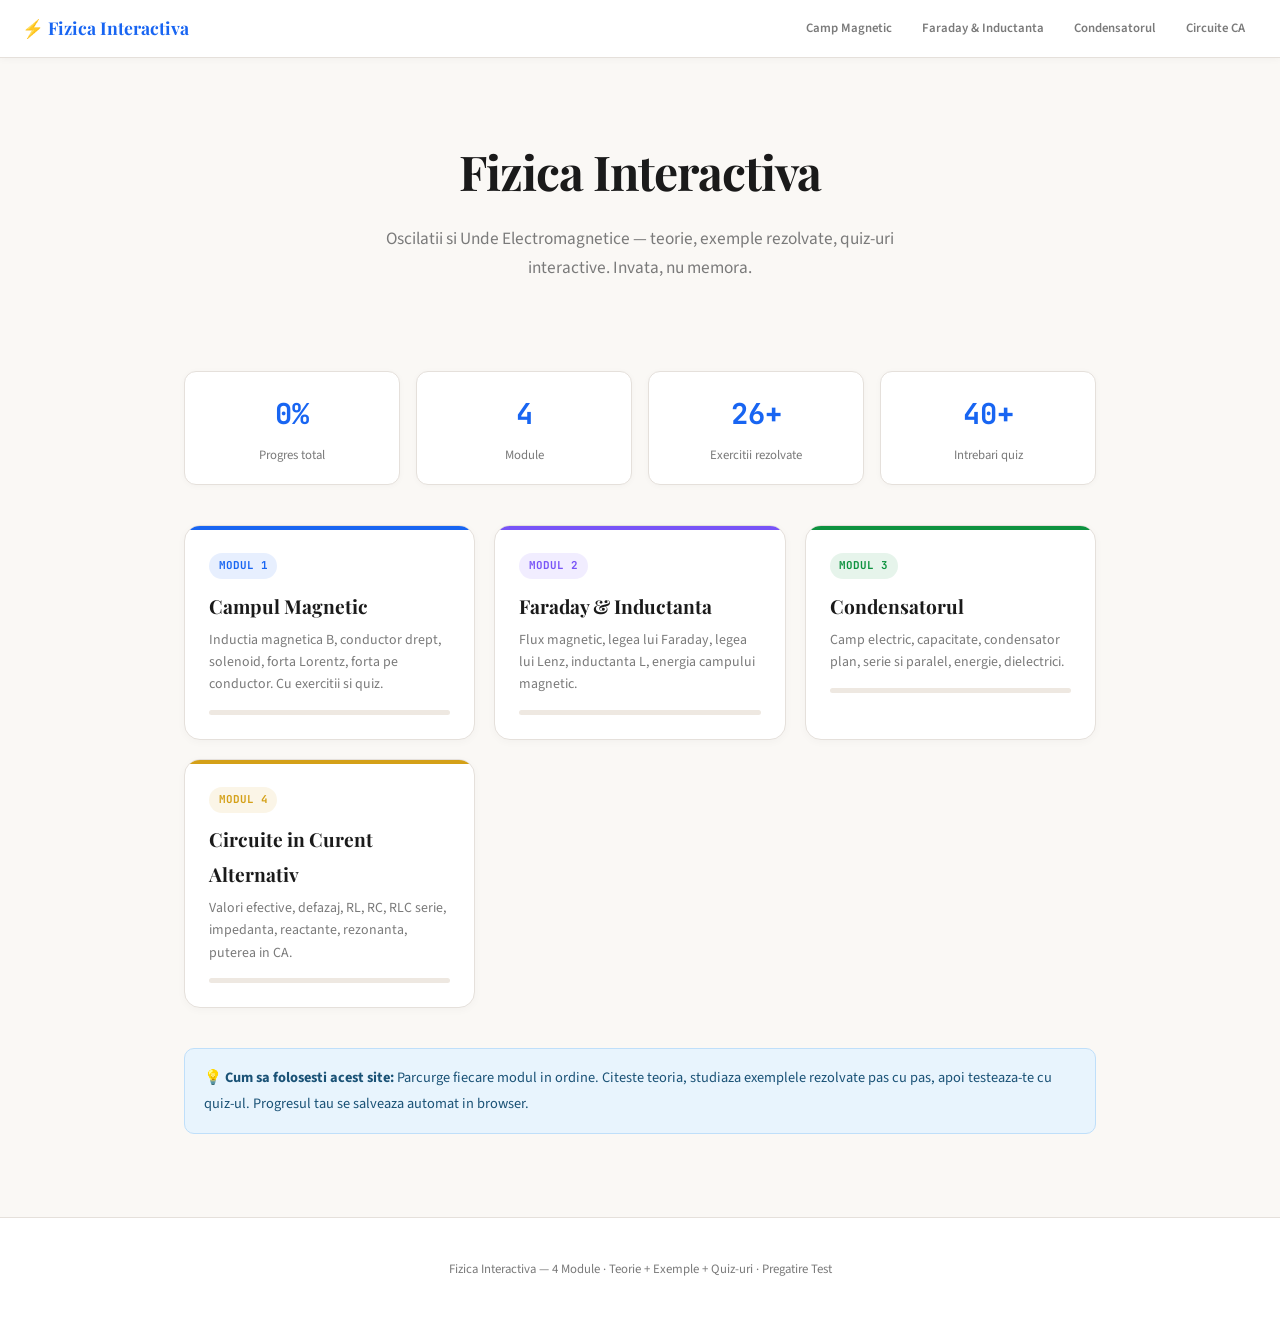
<file: index.html>
<!DOCTYPE html>
<html lang="ro">
<head>
<meta charset="UTF-8">
<meta name="viewport" content="width=device-width, initial-scale=1.0">
<title>Fizica Interactiva — Oscilatii si Unde Electromagnetice</title>
<link href="https://fonts.googleapis.com/css2?family=Playfair+Display:ital,wght@0,400;0,700;1,400&family=Source+Sans+3:ital,wght@0,300;0,400;0,600;0,700;1,400&family=JetBrains+Mono:wght@400;600&display=swap" rel="stylesheet">
<link rel="stylesheet" href="css/style.css">
</head>
<body>

<div class="progress-bar-top"></div>

<nav class="top-nav">
  <a href="index.html" class="nav-logo">&#9889; Fizica Interactiva</a>
  <div class="nav-modules">
    <a class="nav-mod-link" data-mod="1" href="modules/m1-camp-magnetic.html">Camp Magnetic</a>
    <a class="nav-mod-link" data-mod="2" href="modules/m2-faraday-inductanta.html">Faraday & Inductanta</a>
    <a class="nav-mod-link" data-mod="3" href="modules/m3-condensatorul.html">Condensatorul</a>
    <a class="nav-mod-link" data-mod="4" href="modules/m4-circuite-ca.html">Circuite CA</a>
  </div>
</nav>

<div class="index-content">
  <header class="hero">
    <h1>Fizica Interactiva</h1>
    <p>Oscilatii si Unde Electromagnetice — teorie, exemple rezolvate, quiz-uri interactive. Invata, nu memora.</p>
  </header>

  <div class="global-stats">
    <div class="stat-card">
      <div class="stat-value" id="overallProgress">0%</div>
      <div class="stat-label">Progres total</div>
    </div>
    <div class="stat-card">
      <div class="stat-value">4</div>
      <div class="stat-label">Module</div>
    </div>
    <div class="stat-card">
      <div class="stat-value">26+</div>
      <div class="stat-label">Exercitii rezolvate</div>
    </div>
    <div class="stat-card">
      <div class="stat-value">40+</div>
      <div class="stat-label">Intrebari quiz</div>
    </div>
  </div>

  <div class="modules-grid">
    <a href="modules/m1-camp-magnetic.html" class="module-card" data-mod="1" data-total-sections="8">
      <div class="module-num">MODUL 1</div>
      <h3>Campul Magnetic</h3>
      <p>Inductia magnetica B, conductor drept, solenoid, forta Lorentz, forta pe conductor. Cu exercitii si quiz.</p>
      <div class="module-progress"><div class="module-progress-fill"></div></div>
    </a>
    <a href="modules/m2-faraday-inductanta.html" class="module-card" data-mod="2" data-total-sections="8">
      <div class="module-num">MODUL 2</div>
      <h3>Faraday & Inductanta</h3>
      <p>Flux magnetic, legea lui Faraday, legea lui Lenz, inductanta L, energia campului magnetic.</p>
      <div class="module-progress"><div class="module-progress-fill"></div></div>
    </a>
    <a href="modules/m3-condensatorul.html" class="module-card" data-mod="3" data-total-sections="8">
      <div class="module-num">MODUL 3</div>
      <h3>Condensatorul</h3>
      <p>Camp electric, capacitate, condensator plan, serie si paralel, energie, dielectrici.</p>
      <div class="module-progress"><div class="module-progress-fill"></div></div>
    </a>
    <a href="modules/m4-circuite-ca.html" class="module-card" data-mod="4" data-total-sections="10">
      <div class="module-num">MODUL 4</div>
      <h3>Circuite in Curent Alternativ</h3>
      <p>Valori efective, defazaj, RL, RC, RLC serie, impedanta, reactante, rezonanta, puterea in CA.</p>
      <div class="module-progress"><div class="module-progress-fill"></div></div>
    </a>
  </div>

  <div class="tip" style="margin-top:2rem;">
    <strong>Cum sa folosesti acest site:</strong> Parcurge fiecare modul in ordine. Citeste teoria, studiaza exemplele rezolvate pas cu pas, apoi testeaza-te cu quiz-ul. Progresul tau se salveaza automat in browser.
  </div>
</div>

<footer class="footer">
  Fizica Interactiva — 4 Module &middot; Teorie + Exemple + Quiz-uri &middot; Pregatire Test
</footer>

<script src="js/progress.js"></script>
</body>
</html>
</file>
<file: css/style.css>
/* ===== WARM LIGHT THEME — Khan Academy inspired ===== */
:root {
  --bg: #faf8f5;
  --bg2: #ffffff;
  --card: #ffffff;
  --card-hover: #f5f0eb;
  --accent: #1865f2;
  --accent2: #7854f7;
  --accent3: #0d923f;
  --accent4: #d4a017;
  --red: #d92916;
  --text: #3b3b3b;
  --text-dim: #7a7a7a;
  --text-bright: #1a1a1a;
  --border: #e5e0db;
  --formula-bg: #f0eefc;
  --glow: rgba(24,101,242,.08);
  --success: #0d923f;
  --error: #d92916;
  --warning: #d4a017;
  --sidebar-w: 260px;

  /* warm accents */
  --peach: #fff3e6;
  --lavender: #f0eefc;
  --mint: #e8f5ee;
  --sun: #fff8e1;
}

* { margin: 0; padding: 0; box-sizing: border-box; }
html { scroll-behavior: smooth; }

body {
  font-family: 'Source Sans 3', 'Segoe UI', system-ui, sans-serif;
  background: var(--bg);
  color: var(--text);
  line-height: 1.8;
  min-height: 100vh;
}

/* ===== TOP NAV ===== */
.top-nav {
  position: fixed; top: 0; left: 0; right: 0; z-index: 100;
  background: rgba(255,255,255,.92);
  backdrop-filter: blur(16px);
  border-bottom: 1px solid var(--border);
  padding: .65rem 1.4rem;
  display: flex; align-items: center; gap: .75rem;
  box-shadow: 0 1px 8px rgba(0,0,0,.04);
}
.nav-logo {
  font-family: 'Playfair Display', serif;
  font-weight: 700; font-size: 1.1rem; color: var(--accent);
  text-decoration: none; white-space: nowrap; flex-shrink: 0;
}
.nav-modules {
  display: flex; gap: .3rem; overflow-x: auto; scrollbar-width: none;
  margin-left: auto;
}
.nav-modules::-webkit-scrollbar { display: none; }
.nav-mod-link {
  padding: .4rem .8rem; border-radius: 20px;
  font-size: .8rem; font-weight: 600;
  color: var(--text-dim); text-decoration: none;
  white-space: nowrap; transition: all .25s;
}
.nav-mod-link:hover, .nav-mod-link.active {
  background: var(--glow); color: var(--accent);
}
.nav-mod-link[data-mod="2"]:hover, .nav-mod-link[data-mod="2"].active { color: var(--accent2); background: rgba(120,84,247,.08); }
.nav-mod-link[data-mod="3"]:hover, .nav-mod-link[data-mod="3"].active { color: var(--accent3); background: rgba(13,146,63,.08); }
.nav-mod-link[data-mod="4"]:hover, .nav-mod-link[data-mod="4"].active { color: var(--accent4); background: rgba(212,160,23,.08); }

/* ===== PROGRESS BAR ===== */
.progress-bar-top {
  position: fixed; top: 0; left: 0; height: 3px;
  background: linear-gradient(90deg, var(--accent), var(--accent2), var(--accent3), var(--accent4));
  z-index: 200; width: 0%; transition: width .15s;
}

/* ===== SIDEBAR (module pages) ===== */
.sidebar {
  position: fixed; top: 52px; left: 0; bottom: 0;
  width: var(--sidebar-w); background: var(--bg2);
  border-right: 1px solid var(--border);
  overflow-y: auto; padding: 1.2rem 0;
  z-index: 50;
  scrollbar-width: thin; scrollbar-color: var(--border) transparent;
}
.sidebar::-webkit-scrollbar { width: 4px; }
.sidebar::-webkit-scrollbar-thumb { background: var(--border); border-radius: 2px; }

.sidebar-section {
  padding: .3rem 1rem; margin-bottom: .2rem;
}
.sidebar-title {
  font-size: .68rem; font-weight: 700; text-transform: uppercase;
  letter-spacing: .06em; color: var(--text-dim);
  margin-bottom: .5rem; padding-left: .2rem;
}
.sidebar-link {
  display: flex; align-items: center; gap: .5rem;
  padding: .5rem .8rem; border-radius: 8px;
  font-size: .84rem; color: var(--text-dim);
  text-decoration: none; transition: all .2s;
  margin-bottom: .15rem;
}
.sidebar-link:hover { background: var(--peach); color: var(--text); }
.sidebar-link.active { background: var(--glow); color: var(--accent); font-weight: 600; }
.sidebar-link .check {
  width: 18px; height: 18px; border-radius: 50%;
  border: 2px solid var(--border); flex-shrink: 0;
  display: flex; align-items: center; justify-content: center;
  font-size: 10px; transition: all .3s;
}
.sidebar-link.completed .check {
  background: var(--success); border-color: var(--success); color: white;
}

/* ===== MAIN CONTENT ===== */
.main-content {
  margin-left: var(--sidebar-w);
  padding: 4.5rem 2.5rem 4rem;
  max-width: 880px;
}
.index-content {
  margin: 0 auto; padding: 5.5rem 1.5rem 4rem;
  max-width: 960px;
}

/* ===== HERO ===== */
.hero {
  text-align: center; padding: 2.5rem 0 3rem;
  position: relative;
}
.hero h1 {
  font-family: 'Playfair Display', serif;
  font-size: clamp(2rem, 5vw, 3rem);
  font-weight: 700; color: var(--text-bright);
  margin-bottom: .6rem;
  letter-spacing: -.02em;
}
.hero p {
  font-size: 1.08rem; color: var(--text-dim);
  max-width: 560px; margin: 0 auto; line-height: 1.7;
}

/* ===== MODULE CARDS (index) ===== */
.modules-grid {
  display: grid; grid-template-columns: repeat(auto-fit, minmax(260px, 1fr));
  gap: 1.2rem; margin: 2.5rem 0;
}
.module-card {
  background: var(--card); border: 1px solid var(--border);
  border-radius: 16px; padding: 1.5rem;
  text-decoration: none; display: block;
  transition: all .3s; position: relative; overflow: hidden;
  box-shadow: 0 2px 8px rgba(0,0,0,.03);
}
.module-card:hover {
  transform: translateY(-4px);
  box-shadow: 0 12px 32px rgba(0,0,0,.08);
}
.module-card::before {
  content: ''; position: absolute; top: 0; left: 0; right: 0; height: 4px;
  border-radius: 16px 16px 0 0;
}
.module-card[data-mod="1"]::before { background: var(--accent); }
.module-card[data-mod="1"]:hover { border-color: var(--accent); }
.module-card[data-mod="2"]::before { background: var(--accent2); }
.module-card[data-mod="2"]:hover { border-color: var(--accent2); }
.module-card[data-mod="3"]::before { background: var(--accent3); }
.module-card[data-mod="3"]:hover { border-color: var(--accent3); }
.module-card[data-mod="4"]::before { background: var(--accent4); }
.module-card[data-mod="4"]:hover { border-color: var(--accent4); }

.module-num {
  font-family: 'JetBrains Mono', monospace;
  font-size: .68rem; font-weight: 700;
  padding: .2rem .6rem; border-radius: 20px;
  display: inline-block; margin-bottom: .6rem;
}
.module-card[data-mod="1"] .module-num { background: rgba(24,101,242,.1); color: var(--accent); }
.module-card[data-mod="2"] .module-num { background: rgba(120,84,247,.1); color: var(--accent2); }
.module-card[data-mod="3"] .module-num { background: rgba(13,146,63,.1); color: var(--accent3); }
.module-card[data-mod="4"] .module-num { background: rgba(212,160,23,.1); color: var(--accent4); }

.module-card h3 {
  font-family: 'Playfair Display', serif;
  font-size: 1.2rem; color: var(--text-bright); margin-bottom: .35rem;
}
.module-card p { font-size: .87rem; color: var(--text-dim); line-height: 1.6; }
.module-progress {
  margin-top: .9rem; height: 5px; background: #eee8e1;
  border-radius: 3px; overflow: hidden;
}
.module-progress-fill {
  height: 100%; border-radius: 3px; transition: width .5s;
  width: 0%;
}
.module-card[data-mod="1"] .module-progress-fill { background: var(--accent); }
.module-card[data-mod="2"] .module-progress-fill { background: var(--accent2); }
.module-card[data-mod="3"] .module-progress-fill { background: var(--accent3); }
.module-card[data-mod="4"] .module-progress-fill { background: var(--accent4); }

/* ===== SECTION HEADERS ===== */
.section { margin-bottom: 3.5rem; scroll-margin-top: 4.5rem; }
.section-header {
  display: flex; align-items: center; gap: .75rem;
  margin-bottom: 1.8rem; padding-bottom: .8rem;
  border-bottom: 2px solid var(--border);
}
.section-num {
  font-family: 'JetBrains Mono', monospace;
  font-size: .72rem; font-weight: 700;
  padding: .3rem .6rem; border-radius: 20px; flex-shrink: 0;
}
.section-header h2 {
  font-family: 'Playfair Display', serif;
  font-size: 1.45rem; color: var(--text-bright);
}

/* Module color variants */
.m1 .section-num, .m1 .sidebar-link.active { color: var(--accent); }
.m1 .section-num { background: rgba(24,101,242,.08); }
.m2 .section-num { background: rgba(120,84,247,.08); color: var(--accent2); }
.m3 .section-num { background: rgba(13,146,63,.08); color: var(--accent3); }
.m4 .section-num { background: rgba(212,160,23,.08); color: var(--accent4); }

/* ===== SUBSECTION ===== */
.subsection { margin-bottom: 2.5rem; }
.subsection h3 {
  font-family: 'Playfair Display', serif;
  font-size: 1.15rem; color: var(--text-bright);
  margin-bottom: 1rem; padding-left: .85rem;
  border-left: 3px solid var(--accent);
}
.m2 .subsection h3 { border-left-color: var(--accent2); }
.m3 .subsection h3 { border-left-color: var(--accent3); }
.m4 .subsection h3 { border-left-color: var(--accent4); }

/* ===== TEXT ===== */
.explain {
  margin-bottom: .9rem; font-size: .96rem; color: var(--text);
  line-height: 1.85;
}
.explain strong { color: var(--text-bright); font-weight: 650; }

/* ===== FORMULA CARDS ===== */
.formula-card {
  background: var(--lavender); border: 1px solid #ddd8f3;
  border-radius: 12px; padding: 1.3rem; margin: 1.2rem 0;
  position: relative; overflow: hidden;
}
.formula-card::before {
  content: ''; position: absolute; top: 0; left: 0;
  width: 4px; height: 100%; background: var(--accent);
  border-radius: 4px 0 0 4px;
}
.m2 .formula-card { background: var(--lavender); }
.m2 .formula-card::before { background: var(--accent2); }
.m3 .formula-card { background: var(--mint); border-color: #c8e6d3; }
.m3 .formula-card::before { background: var(--accent3); }
.m4 .formula-card { background: var(--sun); border-color: #ede0b0; }
.m4 .formula-card::before { background: var(--accent4); }

.formula-label {
  font-size: .72rem; font-weight: 700; text-transform: uppercase;
  letter-spacing: .05em; color: var(--accent); margin-bottom: .5rem;
}
.m2 .formula-label { color: var(--accent2); }
.m3 .formula-label { color: var(--accent3); }
.m4 .formula-label { color: var(--accent4); }

.formula-math { padding: .5rem 0; text-align: center; font-size: 1.25rem; }
.formula-desc {
  font-size: .84rem; color: var(--text-dim); margin-top: .6rem;
  border-top: 1px solid rgba(0,0,0,.06); padding-top: .6rem;
  display: flex; flex-wrap: wrap; gap: .25rem .8rem;
}
.formula-desc span {
  display: inline-block;
  white-space: nowrap;
}

/* ===== DIAGRAMS ===== */
.diagram {
  background: #fff; border: 1px solid var(--border);
  border-radius: 12px; padding: 1.2rem; margin: 1.3rem 0;
  text-align: center; overflow-x: auto;
  box-shadow: 0 1px 6px rgba(0,0,0,.03);
}
.diagram svg { max-width: 100%; height: auto; }
.diagram-caption {
  font-size: .8rem; color: var(--text-dim); margin-top: .7rem; font-style: italic;
}

/* ===== INFO BOXES ===== */
.tip {
  background: #e8f4fd; border: 1px solid #bfdffa;
  border-radius: 10px; padding: 1rem 1.2rem; margin: 1.2rem 0; font-size: .9rem;
  color: #1a5276;
}
.tip::before { content: '\1F4A1 '; }
.warning {
  background: #fff8e1; border: 1px solid #ffe082;
  border-radius: 10px; padding: 1rem 1.2rem; margin: 1.2rem 0; font-size: .9rem;
  color: #795600;
}
.warning::before { content: '\26A0\FE0F '; }
.danger {
  background: #fef2f2; border: 1px solid #fecaca;
  border-radius: 10px; padding: 1rem 1.2rem; margin: 1.2rem 0; font-size: .9rem;
  color: #991b1b;
}
.danger::before { content: '\274C '; }

.key-concept {
  background: var(--peach); border-radius: 12px;
  padding: 1.2rem 1.3rem; margin: 1.3rem 0;
  border: 1px solid #f0dcc8;
}
.key-concept h4 {
  font-size: .92rem; font-weight: 700; color: var(--text-bright); margin-bottom: .5rem;
}
.key-concept p { font-size: .9rem; color: var(--text); }

/* ===== COLLAPSIBLE (details) ===== */
details {
  background: var(--card); border: 1px solid var(--border);
  border-radius: 10px; margin: 1rem 0; overflow: hidden;
  box-shadow: 0 1px 4px rgba(0,0,0,.02);
}
summary {
  padding: .8rem 1.1rem; font-weight: 600; font-size: .9rem;
  color: var(--text-bright); cursor: pointer; user-select: none;
  transition: background .2s;
}
summary:hover { background: var(--card-hover); }
details[open] summary { border-bottom: 1px solid var(--border); }
details .detail-content { padding: 1.1rem; font-size: .9rem; }

/* ===== TABLES ===== */
table { width: 100%; border-collapse: collapse; margin: 1rem 0; font-size: .87rem; }
th {
  text-align: left; padding: .65rem .75rem; background: var(--peach);
  color: var(--text-bright); font-weight: 700; border-bottom: 2px solid var(--border);
}
td { padding: .6rem .75rem; border-bottom: 1px solid var(--border); }
tr:hover td { background: rgba(24,101,242,.02); }

/* ===== EXERCISE (step-by-step reveal) ===== */
.exercise {
  background: var(--card); border: 1px solid var(--border);
  border-radius: 14px; margin: 1.5rem 0; overflow: hidden;
  box-shadow: 0 2px 8px rgba(0,0,0,.04);
}
.exercise-header {
  padding: 1rem 1.3rem; display: flex; align-items: center; gap: .65rem;
  border-bottom: 1px solid var(--border);
  background: linear-gradient(135deg, #f8f6ff, #fff3e6);
}
.exercise-badge {
  font-family: 'JetBrains Mono', monospace;
  font-size: .68rem; font-weight: 700;
  padding: .25rem .6rem; border-radius: 20px;
  background: var(--accent); color: #fff;
}
.exercise-header h4 {
  font-size: .95rem; font-weight: 650; color: var(--text-bright);
}
.exercise-body { padding: 1.3rem; }
.exercise-body .given {
  background: var(--lavender); padding: .9rem 1.1rem;
  border-radius: 10px; margin-bottom: 1.1rem; font-size: .9rem;
  border: 1px solid #ddd8f3;
}
.exercise-body .given strong { color: var(--accent); }

.step {
  border-left: 2px solid var(--border); padding: .6rem 0 .6rem 1.1rem;
  margin-left: .5rem; margin-bottom: .3rem; position: relative;
}
.step::before {
  content: ''; position: absolute; left: -7px; top: .85rem;
  width: 12px; height: 12px; border-radius: 50%;
  background: var(--border); transition: all .3s;
  border: 2px solid #fff;
}
.step.revealed::before { background: var(--accent); }

.step-header {
  display: flex; align-items: center; gap: .5rem; cursor: pointer;
  font-size: .9rem; font-weight: 600; color: var(--text-dim);
  transition: color .2s;
}
.step-header:hover { color: var(--accent); }
.step.revealed .step-header { color: var(--text-bright); }

.step-content {
  max-height: 0; overflow: hidden; transition: max-height .4s ease, padding .4s;
  font-size: .9rem;
}
.step.revealed .step-content {
  max-height: 500px; padding-top: .5rem;
}

.reveal-all-btn {
  display: inline-flex; align-items: center; gap: .4rem;
  padding: .55rem 1.1rem; border-radius: 20px;
  background: rgba(24,101,242,.06); border: 1px solid rgba(24,101,242,.2);
  color: var(--accent); font-size: .82rem; font-weight: 600;
  cursor: pointer; transition: all .25s; margin-top: .6rem;
}
.reveal-all-btn:hover { background: rgba(24,101,242,.12); }

/* ===== QUIZ SYSTEM ===== */
.quiz-container {
  background: var(--card); border: 1px solid var(--border);
  border-radius: 16px; margin: 2.5rem 0; overflow: hidden;
  box-shadow: 0 3px 12px rgba(0,0,0,.05);
}
.quiz-header {
  padding: 1.1rem 1.4rem;
  background: linear-gradient(135deg, #e8f4fd, #f0eefc);
  border-bottom: 1px solid var(--border);
  display: flex; align-items: center; justify-content: space-between;
}
.quiz-header h3 {
  font-family: 'Playfair Display', serif;
  font-size: 1.1rem; color: var(--text-bright);
}
.quiz-score {
  font-family: 'JetBrains Mono', monospace;
  font-size: .85rem; color: var(--accent);
  background: rgba(24,101,242,.08); padding: .35rem .8rem; border-radius: 20px;
}
.quiz-progress-bar {
  height: 4px; background: #eee8e1;
}
.quiz-progress-fill {
  height: 100%; background: var(--accent); transition: width .4s; width: 0%;
}
.quiz-body { padding: 1.6rem; }

.question { margin-bottom: 2rem; display: none; }
.question.active { display: block; }
.question-num {
  font-family: 'JetBrains Mono', monospace;
  font-size: .7rem; color: var(--text-dim); margin-bottom: .4rem;
}
.question-text {
  font-size: 1.02rem; color: var(--text-bright); margin-bottom: 1.1rem;
  line-height: 1.8;
}

/* Multiple choice */
.mc-options { display: flex; flex-direction: column; gap: .55rem; }
.mc-option {
  padding: .75rem 1.1rem; border-radius: 10px;
  border: 1.5px solid var(--border); background: #fff;
  cursor: pointer; transition: all .25s;
  font-size: .92rem; color: var(--text);
  display: flex; align-items: flex-start; gap: .7rem;
}
.mc-option:hover:not(.disabled) { border-color: var(--accent); background: rgba(24,101,242,.03); transform: translateX(3px); }
.mc-option .mc-letter {
  font-family: 'JetBrains Mono', monospace;
  font-size: .73rem; font-weight: 700;
  width: 26px; height: 26px; border-radius: 50%;
  display: flex; align-items: center; justify-content: center;
  background: #f0eefc; color: var(--accent2); flex-shrink: 0;
  transition: all .25s;
}
.mc-option.correct { border-color: var(--success); background: #e8f5ee; }
.mc-option.correct .mc-letter { background: var(--success); color: white; }
.mc-option.wrong { border-color: var(--error); background: #fef2f2; }
.mc-option.wrong .mc-letter { background: var(--error); color: white; }
.mc-option.disabled { cursor: default; opacity: .75; }
.mc-option.highlight-correct { border-color: var(--success); }
.mc-option.highlight-correct .mc-letter { background: var(--success); color: white; }

/* Numeric input */
.numeric-input-group {
  display: flex; gap: .6rem; align-items: center; flex-wrap: wrap;
}
.numeric-input {
  background: #fff; border: 2px solid var(--border);
  border-radius: 10px; padding: .65rem .9rem;
  color: var(--text-bright); font-size: 1rem;
  font-family: 'JetBrains Mono', monospace;
  width: 160px; outline: none; transition: border-color .25s;
}
.numeric-input:focus { border-color: var(--accent); box-shadow: 0 0 0 3px rgba(24,101,242,.1); }
.numeric-input.correct { border-color: var(--success); }
.numeric-input.wrong { border-color: var(--error); }
.numeric-unit { font-size: .9rem; color: var(--text-dim); }

.check-btn {
  padding: .6rem 1.2rem; border-radius: 20px;
  background: var(--accent); color: #fff; border: none;
  font-size: .85rem; font-weight: 600; cursor: pointer;
  transition: all .25s;
}
.check-btn:hover { background: #1355d4; }
.check-btn:disabled { opacity: .5; cursor: default; }

/* Hints */
.hint-btn {
  padding: .45rem .9rem; border-radius: 20px;
  background: var(--sun); border: 1px solid #ede0b0;
  color: #7a6000; font-size: .78rem; font-weight: 600;
  cursor: pointer; transition: all .2s; margin-top: .5rem;
}
.hint-btn:hover { background: #fff0c2; }
.hint-box {
  background: var(--sun); border: 1px solid #ede0b0;
  border-radius: 10px; padding: .8rem 1.1rem; margin-top: .5rem;
  font-size: .87rem; color: var(--text); display: none;
}
.hint-box.visible { display: block; }

/* Feedback */
.feedback {
  margin-top: .8rem; padding: .75rem 1.1rem; border-radius: 10px;
  font-size: .9rem; display: none; font-weight: 500;
}
.feedback.visible { display: block; }
.feedback.correct {
  background: #e8f5ee; border: 1px solid #b2dfdb;
  color: var(--success);
}
.feedback.wrong {
  background: #fef2f2; border: 1px solid #fecaca;
  color: var(--error);
}

/* Solution reveal */
.solution { margin-top: .8rem; display: none; }
.solution.visible { display: block; }
.solution-content {
  background: var(--lavender); border: 1px solid #ddd8f3;
  border-radius: 10px; padding: 1.1rem; font-size: .9rem;
}

.show-solution-btn {
  padding: .45rem .9rem; border-radius: 20px;
  background: rgba(120,84,247,.08); border: 1px solid rgba(120,84,247,.2);
  color: var(--accent2); font-size: .78rem; font-weight: 600;
  cursor: pointer; transition: all .2s; margin-top: .5rem;
}
.show-solution-btn:hover { background: rgba(120,84,247,.15); }

/* Quiz navigation */
.quiz-nav {
  display: flex; justify-content: space-between; align-items: center;
  padding: 1.1rem 1.4rem; border-top: 1px solid var(--border);
  background: #faf8f5;
}
.quiz-btn {
  padding: .55rem 1.3rem; border-radius: 20px;
  font-size: .85rem; font-weight: 600; cursor: pointer;
  transition: all .25s; border: none;
}
.quiz-btn-prev {
  background: #fff; color: var(--text-dim);
  border: 1px solid var(--border);
}
.quiz-btn-prev:hover { color: var(--text); border-color: #ccc; }
.quiz-btn-next {
  background: var(--accent); color: #fff;
}
.quiz-btn-next:hover { background: #1355d4; }
.quiz-btn:disabled { opacity: .4; cursor: default; }

/* Quiz results */
.quiz-results {
  text-align: center; padding: 2.5rem; display: none;
}
.quiz-results.visible { display: block; }
.results-score {
  font-family: 'Playfair Display', serif;
  font-size: 3rem; font-weight: 700; color: var(--accent);
  margin-bottom: .5rem;
}
.results-text { font-size: 1rem; color: var(--text-dim); margin-bottom: 1.2rem; }
.results-bar {
  height: 8px; background: #eee8e1; border-radius: 4px;
  max-width: 300px; margin: 0 auto 1.2rem;
}
.results-bar-fill {
  height: 100%; border-radius: 4px; transition: width 1s;
}
.retry-btn {
  padding: .65rem 1.8rem; border-radius: 24px;
  background: var(--accent); color: #fff; border: none;
  font-size: .92rem; font-weight: 600; cursor: pointer;
  transition: all .25s;
}
.retry-btn:hover { background: #1355d4; }

/* ===== COMMON MISTAKES ===== */
.mistakes-section {
  background: #fef7f5; border: 1px solid #f5d5cc;
  border-radius: 14px; padding: 1.4rem; margin: 2.5rem 0;
}
.mistakes-section h3 {
  font-family: 'Playfair Display', serif;
  font-size: 1.1rem; color: var(--red); margin-bottom: 1rem;
  display: flex; align-items: center; gap: .5rem;
}
.mistake-item {
  margin-bottom: 1rem; padding-left: 1.1rem;
  border-left: 3px solid var(--red);
}
.mistake-item .wrong-way {
  font-size: .9rem; color: var(--red); margin-bottom: .25rem;
}
.mistake-item .right-way {
  font-size: .9rem; color: var(--success);
}

/* ===== KATEX ===== */
.katex { color: var(--text-bright) !important; font-size: 1.05em !important; }
.formula-math .katex { font-size: 1.3em !important; }
.katex-display { margin: .5em 0 !important; }

/* ===== FOOTER ===== */
.footer {
  text-align: center; padding: 2.5rem;
  color: var(--text-dim); font-size: .8rem;
  border-top: 1px solid var(--border);
  background: #fff;
}

/* ===== RESPONSIVE ===== */
@media (max-width: 768px) {
  .sidebar { display: none; }
  .main-content { margin-left: 0; padding: 4rem 1rem 3rem; }
  .modules-grid { grid-template-columns: 1fr; }
  .top-nav { padding: .5rem .8rem; }
  .nav-mod-link { font-size: .72rem; padding: .3rem .5rem; }
}

/* ===== GLOBAL STATS (index page) ===== */
.global-stats {
  display: grid; grid-template-columns: repeat(auto-fit, minmax(160px, 1fr));
  gap: 1rem; margin: 2.5rem 0;
}
.stat-card {
  background: #fff; border: 1px solid var(--border);
  border-radius: 12px; padding: 1.1rem; text-align: center;
  box-shadow: 0 1px 6px rgba(0,0,0,.03);
}
.stat-value {
  font-family: 'JetBrains Mono', monospace;
  font-size: 1.8rem; font-weight: 700; color: var(--accent);
}
.stat-label { font-size: .8rem; color: var(--text-dim); margin-top: .15rem; }

/* ===== EDUCATIONAL IMAGES ===== */
.edu-img {
  margin: 1.3rem 0; text-align: center;
}
.edu-img img {
  max-width: 100%; height: auto; border-radius: 12px;
  box-shadow: 0 2px 12px rgba(0,0,0,.08);
  border: 1px solid var(--border);
}
.edu-img-caption {
  font-size: .78rem; color: var(--text-dim); margin-top: .5rem;
  font-style: italic;
}
.edu-img-row {
  display: grid; grid-template-columns: repeat(auto-fit, minmax(200px, 1fr));
  gap: 1rem; margin: 1.3rem 0;
}
.edu-img-row .edu-img { margin: 0; }

/* ===== ANALOGIE BOX ===== */
.analogy {
  background: var(--lavender); border: 1px solid #ddd8f3;
  border-radius: 12px; padding: 1.1rem 1.3rem; margin: 1.2rem 0;
}
.analogy::before { content: '\1F4AD '; }
.analogy strong { color: var(--accent2); }

/* ===== DERIVATION ===== */
.derivation {
  background: #f9f8ff; border: 1px solid #e8e5f5;
  border-radius: 12px; padding: 1.3rem; margin: 1.2rem 0;
}
.derivation h4 {
  font-size: .85rem; font-weight: 700; color: var(--accent2);
  text-transform: uppercase; letter-spacing: .04em; margin-bottom: .8rem;
}
.deriv-step {
  display: flex; align-items: flex-start; gap: .6rem;
  margin-bottom: .65rem; font-size: .92rem;
}
.deriv-num {
  font-family: 'JetBrains Mono', monospace;
  font-size: .7rem; font-weight: 700; color: var(--accent);
  background: rgba(24,101,242,.08); padding: .18rem .45rem;
  border-radius: 4px; flex-shrink: 0; margin-top: .2rem;
}
</file>
